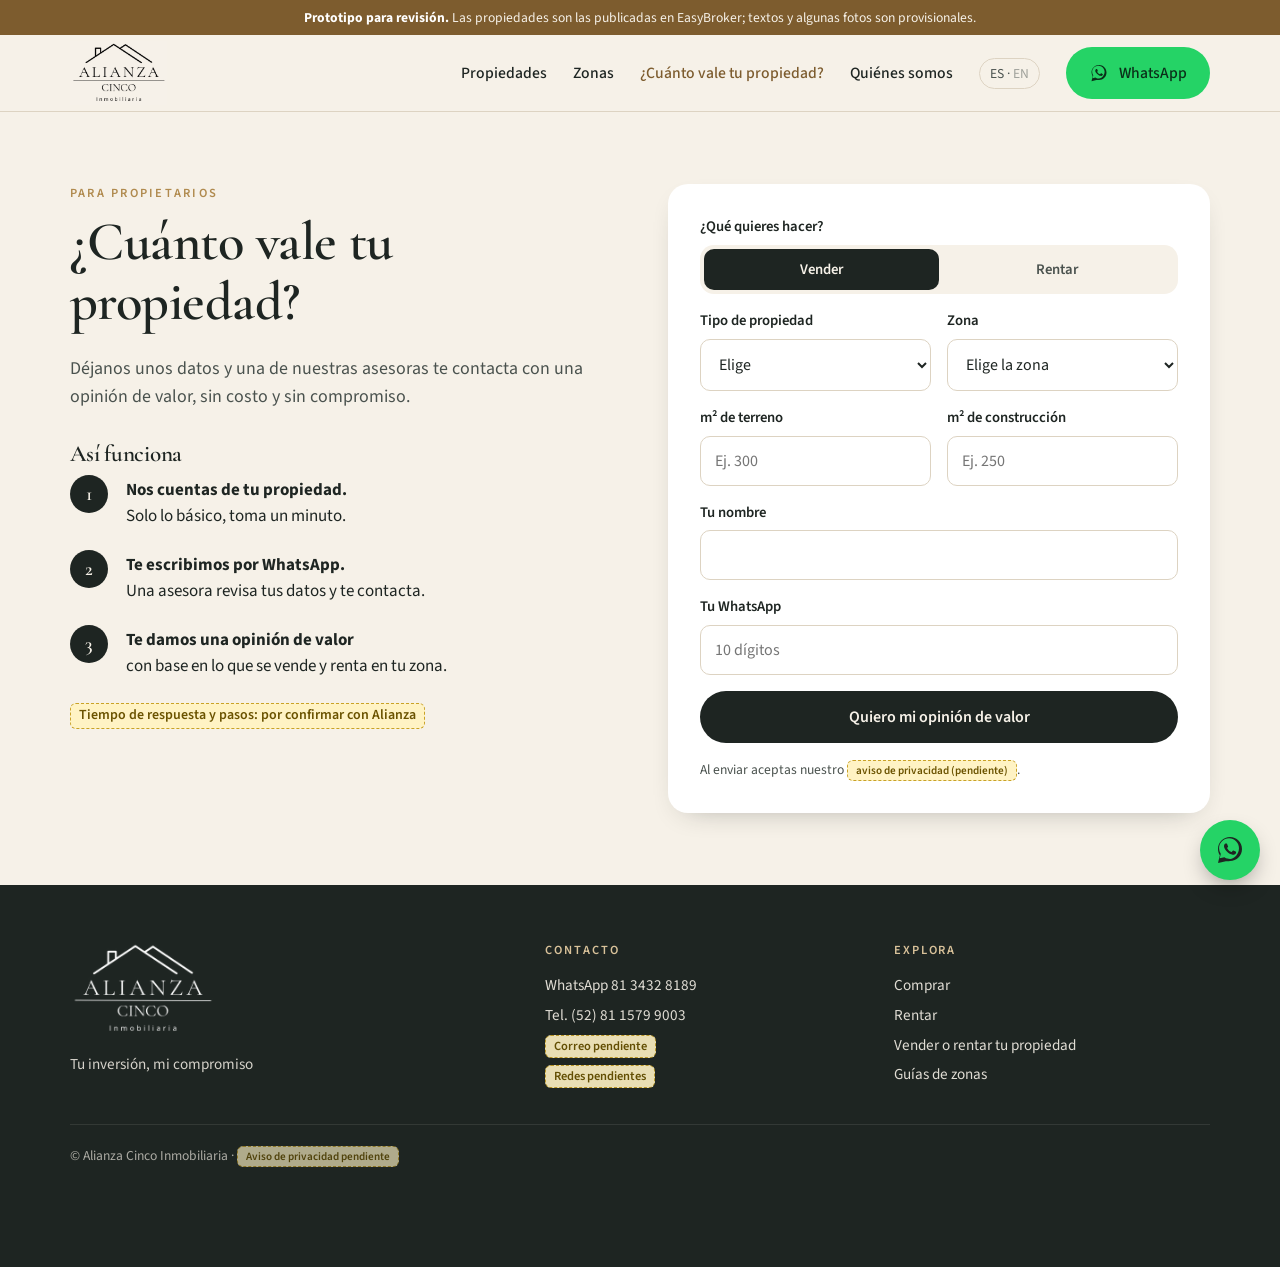
<file: cuanto-vale.html>
<!doctype html>
<html lang="es">
<head>
  <meta charset="utf-8">
  <meta name="viewport" content="width=device-width, initial-scale=1">
  <title>¿Cuánto vale tu propiedad? · Alianza Cinco (prototipo)</title>
  <meta name="robots" content="noindex">
  <link rel="icon" href="assets/logo.jpg">
  <link rel="preconnect" href="https://fonts.googleapis.com">
  <link rel="preconnect" href="https://fonts.gstatic.com" crossorigin>
  <link href="https://fonts.googleapis.com/css2?family=Cormorant+Garamond:ital,wght@0,500;0,600;1,500&family=Source+Sans+3:wght@400;500;600;700&display=swap" rel="stylesheet">
  <link rel="stylesheet" href="assets/styles.css?v=4">
</head>
<body data-pagina="cuanto-vale">
<main class="seccion">
  <div class="contenedor dos-columnas">
    <div>
      <span class="eyebrow">Para propietarios</span>
      <h1 style="font-size:clamp(2.3rem,5vw,3.4rem)">¿Cuánto vale tu propiedad?</h1>
      <p style="font-size:1.12rem;color:var(--tinta-2)">Déjanos unos datos y una de nuestras asesoras te contacta con una opinión de valor, sin costo y sin compromiso.</p>
      <h3 style="margin-top:32px">Así funciona</h3>
      <ol class="pasos">
        <li><strong>Nos cuentas de tu propiedad.</strong><br>Solo lo básico, toma un minuto.</li>
        <li><strong>Te escribimos por WhatsApp.</strong><br>Una asesora revisa tus datos y te contacta.</li>
        <li><strong>Te damos una opinión de valor</strong><br>con base en lo que se vende y renta en tu zona.</li>
      </ol>
      <p><span class="pendiente">Tiempo de respuesta y pasos: por confirmar con Alianza</span></p>
    </div>

    <div class="caja-blanca">
      <form class="formulario" id="form-valor">
        <div>
          <label>¿Qué quieres hacer?</label>
          <div class="pildoras" style="display:flex">
            <input type="radio" name="quiere" id="q-vender" value="vender" checked><label for="q-vender" style="flex:1;text-align:center;margin:0">Vender</label>
            <input type="radio" name="quiere" id="q-rentar" value="rentar"><label for="q-rentar" style="flex:1;text-align:center;margin:0">Rentar</label>
          </div>
        </div>
        <div class="doble">
          <div><label for="cv-tipo">Tipo de propiedad</label>
            <select id="cv-tipo" required><option value="">Elige</option><option>Casa</option><option>Departamento</option><option>Terreno</option><option>Quinta</option><option>Oficina o local</option></select></div>
          <div><label for="cv-zona">Zona</label><select id="cv-zona" required></select></div>
        </div>
        <div class="doble">
          <div><label for="cv-terreno">m² de terreno</label><input id="cv-terreno" inputmode="numeric" placeholder="Ej. 300"></div>
          <div><label for="cv-const">m² de construcción</label><input id="cv-const" inputmode="numeric" placeholder="Ej. 250"></div>
        </div>
        <div><label for="cv-nombre">Tu nombre</label><input id="cv-nombre" required autocomplete="name"></div>
        <div><label for="cv-wa">Tu WhatsApp</label><input id="cv-wa" required inputmode="tel" autocomplete="tel" placeholder="10 dígitos"></div>
        <button class="btn btn--tinta btn--bloque" type="submit">Quiero mi opinión de valor</button>
        <p style="font-size:.85rem;color:var(--tinta-2);margin:0">Al enviar aceptas nuestro <span class="pendiente">aviso de privacidad (pendiente)</span>.</p>
      </form>
      <div class="confirmacion" id="confirmacion">
        <h3>¡Gracias! Te escribimos pronto</h3>
        <p style="margin:0">En el prototipo no se envía nada. En la versión final estos datos llegan al sistema como
          propietario interesado y Alianza recibe el aviso al momento.</p>
      </div>
    </div>
  </div>
</main>
<script src="assets/data.js?v=4"></script>
<script src="assets/app.js?v=4"></script>
</body>
</html>
</file>
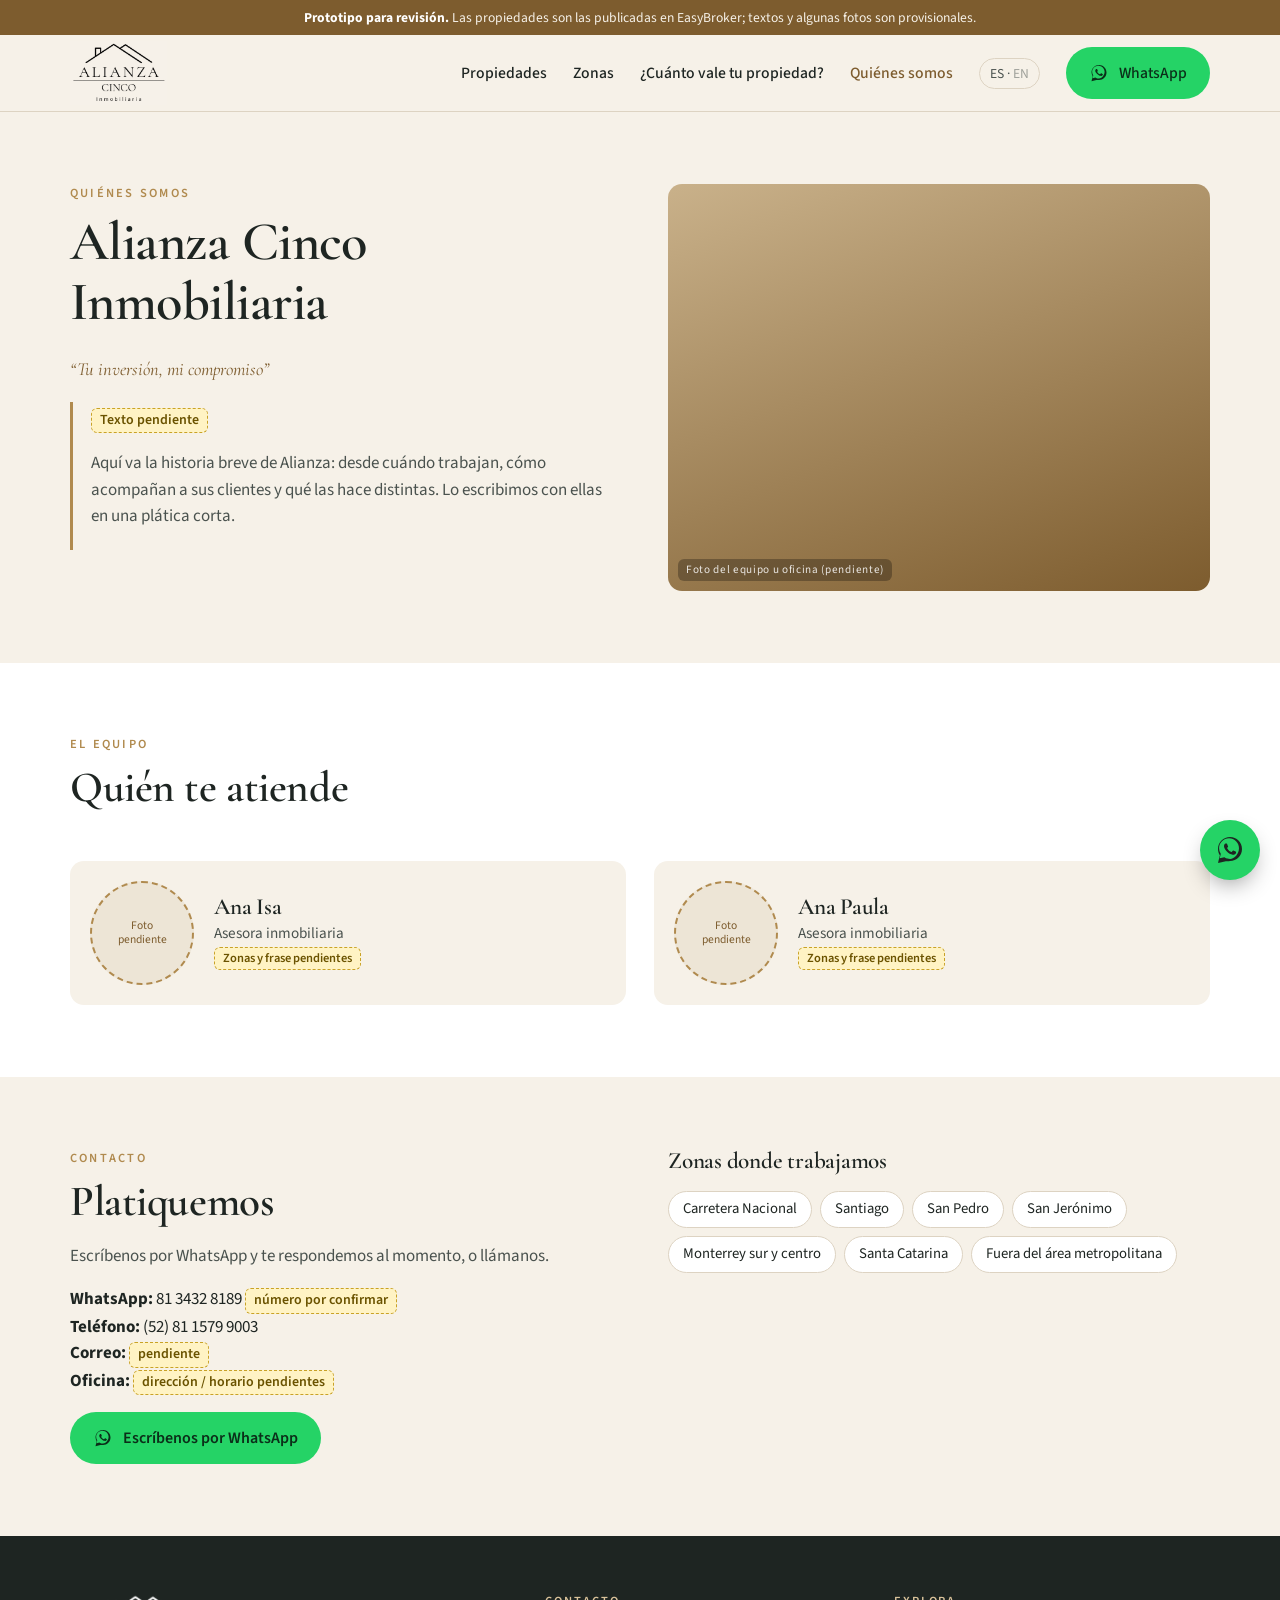
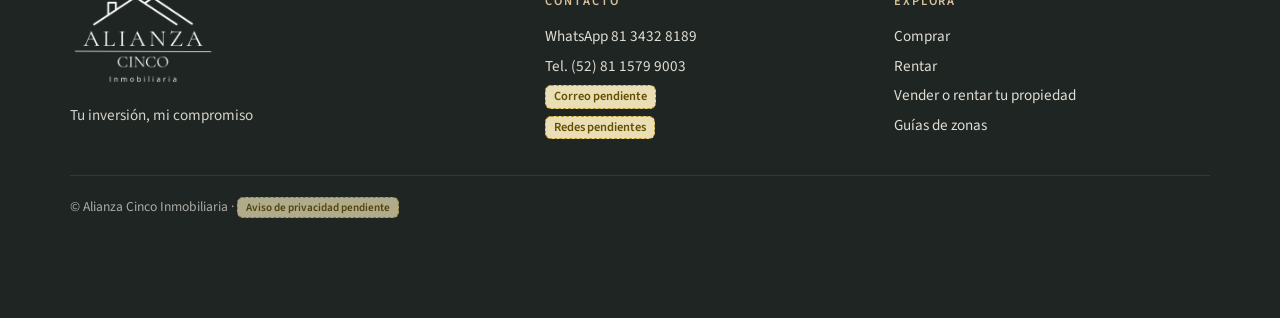
<file: nosotros.html>
<!doctype html>
<html lang="es">
<head>
  <meta charset="utf-8">
  <meta name="viewport" content="width=device-width, initial-scale=1">
  <title>Quiénes somos · Alianza Cinco (prototipo)</title>
  <meta name="robots" content="noindex">
  <link rel="icon" href="assets/logo.jpg">
  <link rel="preconnect" href="https://fonts.googleapis.com">
  <link rel="preconnect" href="https://fonts.gstatic.com" crossorigin>
  <link href="https://fonts.googleapis.com/css2?family=Cormorant+Garamond:ital,wght@0,500;0,600;1,500&family=Source+Sans+3:wght@400;500;600;700&display=swap" rel="stylesheet">
  <link rel="stylesheet" href="assets/styles.css?v=4">
</head>
<body data-pagina="nosotros">
<main>
  <section class="seccion">
    <div class="contenedor dos-columnas">
      <div>
        <span class="eyebrow">Quiénes somos</span>
        <h1 style="font-size:clamp(2.3rem,5vw,3.4rem)">Alianza Cinco Inmobiliaria</h1>
        <p style="font-size:1.15rem;font-family:var(--serif);font-style:italic;color:var(--cafe)">“Tu inversión, mi compromiso”</p>
        <div class="texto-pendiente">
          <p><span class="pendiente">Texto pendiente</span></p>
          <p>Aquí va la historia breve de Alianza: desde cuándo trabajan, cómo acompañan a sus clientes y qué las hace
            distintas. Lo escribimos con ellas en una plática corta.</p>
        </div>
      </div>
      <div class="foto-relleno tono-1" style="aspect-ratio:4/3;border-radius:14px">
        <span class="leyenda">Foto del equipo u oficina (pendiente)</span>
      </div>
    </div>
  </section>

  <section class="seccion seccion--clara">
    <div class="contenedor">
      <div class="encabezado-seccion"><div><span class="eyebrow">El equipo</span><h2>Quién te atiende</h2></div></div>
      <div class="equipo">
        <div class="asesora"><div class="asesora-foto">Foto<br>pendiente</div>
          <div><h3>Ana Isa</h3><p>Asesora inmobiliaria</p><p><span class="pendiente">Zonas y frase pendientes</span></p></div></div>
        <div class="asesora"><div class="asesora-foto">Foto<br>pendiente</div>
          <div><h3>Ana Paula</h3><p>Asesora inmobiliaria</p><p><span class="pendiente">Zonas y frase pendientes</span></p></div></div>
      </div>
    </div>
  </section>

  <section class="seccion">
    <div class="contenedor dos-columnas">
      <div>
        <span class="eyebrow">Contacto</span>
        <h2>Platiquemos</h2>
        <p style="color:var(--tinta-2)">Escríbenos por WhatsApp y te respondemos al momento, o llámanos.</p>
        <p><strong>WhatsApp:</strong> <span id="wa-num"></span> <span class="pendiente">número por confirmar</span><br>
          <strong>Teléfono:</strong> (52) 81 1579 9003<br>
          <strong>Correo:</strong> <span class="pendiente">pendiente</span><br>
          <strong>Oficina:</strong> <span class="pendiente">dirección / horario pendientes</span></p>
        <a class="btn btn--wa" id="wa-btn" target="_blank" rel="noopener">Escríbenos por WhatsApp</a>
      </div>
      <div>
        <h3>Zonas donde trabajamos</h3>
        <ul class="amenidades" id="zonas-trabajo"></ul>
      </div>
    </div>
  </section>
</main>
<script src="assets/data.js?v=4"></script>
<script src="assets/app.js?v=4"></script>
<script>
  document.addEventListener("DOMContentLoaded", () => {
    document.getElementById("wa-num").textContent = CONFIG.whatsappVisible;
    const b = document.getElementById("wa-btn");
    b.href = ALIANZA.waLink("Hola, vi la página de Alianza Cinco y me gustaría más información.");
    b.insertAdjacentHTML("afterbegin", ALIANZA.ICONO_WA);
  });
</script>
</body>
</html>
</file>
<file: assets/styles.css>
/* Prototipo Alianza Cinco — colores tomados de las presentaciones (por confirmar con la marca real) */
:root {
  --hueso: #F6F1E8;
  --hueso-2: #EDE5D6;
  --tinta: #1E2522;
  --tinta-2: #4A524E;
  --dorado: #B08A4E;
  --dorado-claro: #D9C29A;
  --cafe: #7D5C2E;
  --blanco: #FFFFFF;
  --linea: #DDD3C2;
  --wa: #25D366;
  --wa-osc: #128C4A;
  --radio: 14px;
  --sombra: 0 10px 30px -18px rgba(30, 37, 34, .45);
  --ancho: 1180px;
  --serif: "Cormorant Garamond", Georgia, serif;
  --sans: "Source Sans 3", system-ui, -apple-system, "Segoe UI", sans-serif;
}

* { box-sizing: border-box; }
html { scroll-behavior: smooth; }
body {
  margin: 0;
  background: var(--hueso);
  color: var(--tinta);
  font-family: var(--sans);
  font-size: 17px;
  line-height: 1.55;
  -webkit-font-smoothing: antialiased;
}
img { max-width: 100%; display: block; }
a { color: inherit; }
h1, h2, h3 { font-family: var(--serif); font-weight: 600; line-height: 1.1; margin: 0 0 .4em; letter-spacing: -.01em; }
h1 { font-size: clamp(2.4rem, 6vw, 4.2rem); }
h2 { font-size: clamp(1.9rem, 4vw, 2.7rem); }
h3 { font-size: 1.45rem; }
p { margin: 0 0 1em; }

.contenedor { width: 100%; max-width: var(--ancho); margin: 0 auto; padding: 0 20px; }
.seccion { padding-block: 72px; }
.seccion--clara { background: var(--blanco); }
.seccion--tinta { background: var(--tinta); color: var(--hueso); }
.eyebrow {
  font-size: .78rem; letter-spacing: .18em; text-transform: uppercase;
  color: var(--dorado); font-weight: 600; margin-bottom: .8em; display: block;
}
.encabezado-seccion { display: flex; justify-content: space-between; align-items: end; gap: 20px; margin-bottom: 32px; flex-wrap: wrap; }
.encabezado-seccion p { color: var(--tinta-2); max-width: 520px; margin: 0; }

/* Aviso de prototipo */
.aviso-prototipo {
  background: var(--cafe); color: var(--hueso); text-align: center;
  font-size: .85rem; padding: 7px 16px;
}
.aviso-prototipo strong { color: #fff; }

/* Pendiente: marca de dato que falta */
.pendiente {
  display: inline-block; background: #FFF3C4; color: #6B5300; border: 1px dashed #C9A227;
  border-radius: 6px; padding: 1px 8px; font-size: .82em; font-family: var(--sans); font-weight: 600;
}

/* Botones */
.btn {
  display: inline-flex; align-items: center; justify-content: center; gap: 10px;
  padding: 14px 22px; border-radius: 999px; border: 1px solid transparent;
  font: 600 1rem var(--sans); text-decoration: none; cursor: pointer;
  transition: transform .15s ease, background .15s ease;
}
.btn:hover { transform: translateY(-1px); }
.btn--tinta { background: var(--tinta); color: var(--hueso); }
.btn--dorado { background: var(--dorado); color: #fff; }
.btn--borde { border-color: var(--tinta); color: var(--tinta); background: transparent; }
.btn--borde-claro { border-color: var(--hueso); color: var(--hueso); background: transparent; }
.btn--wa { background: var(--wa); color: #0B2E19; }
.btn--wa:hover { background: #2fe072; }
.btn--bloque { width: 100%; }
.btn svg { width: 20px; height: 20px; flex: none; }

/* Encabezado */
.cabecera {
  position: sticky; top: 0; z-index: 1100;
  background: rgba(246, 241, 232, .94); backdrop-filter: blur(8px);
  border-bottom: 1px solid var(--linea);
}
.cabecera .contenedor { display: flex; align-items: center; justify-content: space-between; height: 72px; gap: 16px; }
.logo { display: flex; align-items: center; gap: 10px; text-decoration: none; }
.logo-marca {
  width: 40px; height: 40px; border-radius: 50%; border: 1.5px solid var(--dorado);
  display: grid; place-items: center; font: 600 1.3rem var(--serif); color: var(--dorado);
}
.logo-texto { font: 600 1.35rem var(--serif); line-height: 1; }
.logo-texto small { display: block; font: 500 .62rem var(--sans); letter-spacing: .22em; text-transform: uppercase; color: var(--tinta-2); margin-top: 3px; }
.menu { display: flex; gap: 26px; align-items: center; }
.menu a { text-decoration: none; font-weight: 500; font-size: .98rem; }
.menu a:hover, .menu a[aria-current="page"] { color: var(--cafe); }
.idioma { font-size: .85rem; border: 1px solid var(--linea); border-radius: 999px; padding: 4px 10px; color: var(--tinta-2); }
.boton-menu { display: none; background: none; border: 0; padding: 8px; cursor: pointer; }
.boton-menu span { display: block; width: 24px; height: 2px; background: var(--tinta); margin: 5px 0; }

@media (max-width: 900px) {
  .boton-menu { display: block; }
  .menu {
    position: fixed; inset: 72px 0 auto 0; background: var(--hueso); flex-direction: column; align-items: stretch;
    gap: 0; padding: 8px 20px 20px; border-bottom: 1px solid var(--linea); display: none;
  }
  .menu.abierto { display: flex; }
  .menu a { padding: 14px 0; border-bottom: 1px solid var(--linea); font-size: 1.1rem; }
  .menu .btn { margin-top: 14px; }
  .menu .idioma { align-self: start; margin-top: 14px; }
}

/* Portada */
.hero { position: relative; color: var(--hueso); background: var(--tinta); overflow: hidden; }
.hero-fondo { position: absolute; inset: 0; }
.hero-fondo svg { width: 100%; height: 100%; }
.hero .contenedor { position: relative; padding-top: 96px; padding-bottom: 64px; }
.hero h1 { max-width: 760px; }
.hero h1 em { font-style: italic; color: var(--dorado-claro); }
.hero-sub { font-size: 1.15rem; max-width: 560px; opacity: .9; margin-bottom: 36px; }
.foto-pendiente-tag {
  position: absolute; right: 16px; bottom: 14px; font-size: .75rem; opacity: .75;
  border: 1px dashed currentColor; border-radius: 6px; padding: 3px 8px;
}

.buscador {
  background: var(--blanco); color: var(--tinta); border-radius: 20px; padding: 10px;
  display: grid; grid-template-columns: auto 1fr 1fr 1fr auto; gap: 6px; box-shadow: var(--sombra); max-width: 980px;
}
.buscador .campo { padding: 8px 14px; border-right: 1px solid var(--linea); display: flex; flex-direction: column; }
.buscador .campo:nth-last-child(2) { border-right: 0; }
.buscador label { font-size: .72rem; text-transform: uppercase; letter-spacing: .12em; color: var(--tinta-2); font-weight: 600; }
.buscador select { border: 0; background: transparent; font: 500 1.02rem var(--sans); color: var(--tinta); padding: 4px 0; outline: none; width: 100%; }
.pildoras { display: flex; background: var(--hueso); border-radius: 14px; padding: 4px; align-self: center; }
.pildoras input { position: absolute; opacity: 0; pointer-events: none; }
.pildoras label {
  padding: 10px 16px; border-radius: 10px; cursor: pointer; font: 600 .95rem var(--sans);
  text-transform: none; letter-spacing: 0; color: var(--tinta-2);
}
.pildoras input:checked + label { background: var(--tinta); color: var(--hueso); }
.buscador .btn { border-radius: 14px; }

@media (max-width: 900px) {
  .buscador { grid-template-columns: 1fr 1fr; padding: 12px; }
  .buscador .pildoras { grid-column: 1 / -1; }
  .pildoras label { flex: 1; text-align: center; }
  .buscador .campo { border-right: 0; border-bottom: 1px solid var(--linea); }
  .buscador .campo:nth-child(4) { grid-column: 1 / -1; }
  .buscador .btn { grid-column: 1 / -1; margin-top: 6px; }
  .hero .contenedor { padding-top: 56px; }
}

/* Tarjetas de propiedad */
.rejilla { display: grid; grid-template-columns: repeat(auto-fill, minmax(300px, 1fr)); gap: 26px; }
.tarjeta {
  background: var(--blanco); border-radius: var(--radio); overflow: hidden; text-decoration: none;
  box-shadow: var(--sombra); display: flex; flex-direction: column; transition: transform .2s ease;
}
.tarjeta:hover { transform: translateY(-3px); }
.tarjeta-foto { position: relative; aspect-ratio: 4 / 3; }
.tarjeta-foto .etiqueta {
  position: absolute; top: 12px; left: 12px; background: var(--hueso); color: var(--tinta);
  font-size: .75rem; font-weight: 700; padding: 4px 10px; border-radius: 999px; letter-spacing: .04em; text-transform: uppercase;
}
.tarjeta-cuerpo { padding: 18px 20px 20px; display: flex; flex-direction: column; gap: 6px; flex: 1; }
.tarjeta-precio { font: 600 1.6rem var(--serif); }
.tarjeta-precio small { font: 500 .85rem var(--sans); color: var(--tinta-2); }
.tarjeta-titulo { font-weight: 600; }
.tarjeta-zona { color: var(--tinta-2); font-size: .95rem; }
.tarjeta-datos { display: flex; gap: 14px; flex-wrap: wrap; color: var(--tinta-2); font-size: .9rem; margin-top: auto; padding-top: 12px; border-top: 1px solid var(--linea); }
.tarjeta-clave { font-size: .78rem; color: var(--dorado); font-weight: 700; letter-spacing: .06em; }

/* Imagen de relleno (sustituye fotos reales) */
.foto-relleno {
  width: 100%; height: 100%; display: grid; place-items: center; position: relative; overflow: hidden;
  color: rgba(255, 255, 255, .85);
}
.foto-relleno svg.silueta { position: absolute; inset: auto 0 0 0; width: 100%; height: 55%; }
.foto-relleno .leyenda {
  position: absolute; bottom: 10px; left: 10px; font-size: .7rem; letter-spacing: .06em;
  background: rgba(0, 0, 0, .28); padding: 2px 8px; border-radius: 6px;
}
.tono-1 { background: linear-gradient(160deg, #C9B18A, #7D5C2E); }
.tono-2 { background: linear-gradient(160deg, #A9B4A6, #3E4B44); }
.tono-3 { background: linear-gradient(160deg, #D8C7AE, #9C7A4C); }
.tono-4 { background: linear-gradient(160deg, #8FA0A8, #2F3C42); }
.tono-5 { background: linear-gradient(160deg, #CBB79B, #5F5A48); }
.tono-6 { background: linear-gradient(160deg, #B7A58C, #4B3B27); }

/* Zonas */
.zonas { display: grid; grid-template-columns: repeat(auto-fill, minmax(240px, 1fr)); gap: 18px; }
.zona-tarjeta {
  position: relative; aspect-ratio: 4 / 5; border-radius: var(--radio); overflow: hidden; text-decoration: none; color: #fff;
  display: flex; align-items: end;
}
.zona-tarjeta .foto-relleno { position: absolute; inset: 0; }
.zona-tarjeta::after { content: ""; position: absolute; inset: 0; background: linear-gradient(transparent 40%, rgba(20, 25, 23, .78)); }
.zona-tarjeta div.texto { position: relative; z-index: 1; padding: 20px; }
.zona-tarjeta h3 { margin: 0; font-size: 1.7rem; }
.zona-tarjeta span { font-size: .9rem; opacity: .9; }

/* Bloque vender */
.vender { display: grid; grid-template-columns: 1.1fr 1fr; gap: 48px; align-items: center; }
.vender ul { list-style: none; padding: 0; margin: 0 0 28px; }
.vender li { padding: 10px 0 10px 34px; position: relative; border-bottom: 1px solid rgba(246, 241, 232, .15); }
.vender li::before { content: "✓"; position: absolute; left: 0; color: var(--dorado-claro); font-weight: 700; }
.vender-tarjeta { background: var(--hueso); color: var(--tinta); border-radius: 20px; padding: 32px; }
@media (max-width: 900px) { .vender { grid-template-columns: 1fr; gap: 32px; } }

/* Equipo */
.equipo { display: grid; grid-template-columns: repeat(auto-fit, minmax(260px, 1fr)); gap: 28px; }
.asesora { display: flex; gap: 20px; align-items: center; background: var(--hueso); border-radius: var(--radio); padding: 20px; }
.asesora-foto {
  width: 104px; height: 104px; border-radius: 50%; flex: none; display: grid; place-items: center;
  background: var(--hueso-2); border: 2px dashed var(--dorado); color: var(--cafe); font-size: .72rem; text-align: center; line-height: 1.2;
}
.asesora h3 { margin-bottom: 2px; }
.asesora p { margin: 0; color: var(--tinta-2); font-size: .95rem; }

/* Reseñas */
.resenas { display: grid; grid-template-columns: repeat(auto-fit, minmax(260px, 1fr)); gap: 20px; }
.resena { border: 1px dashed var(--dorado); border-radius: var(--radio); padding: 24px; color: var(--tinta-2); }
.resena .estrellas { color: var(--dorado); letter-spacing: 3px; margin-bottom: 8px; }

/* Pie */
.pie { background: var(--tinta); color: var(--hueso); padding: 56px 0 100px; font-size: .95rem; }
.pie .contenedor { display: grid; grid-template-columns: 1.4fr 1fr 1fr; gap: 32px; }
.pie h4 { font: 600 .78rem var(--sans); letter-spacing: .16em; text-transform: uppercase; color: var(--dorado-claro); margin: 0 0 12px; }
.pie a { text-decoration: none; display: block; padding: 3px 0; opacity: .9; }
.pie .logo-texto small { color: rgba(246, 241, 232, .7); }
.pie-legal { grid-column: 1 / -1; border-top: 1px solid rgba(246, 241, 232, .15); padding-top: 20px; opacity: .65; font-size: .85rem; }
@media (max-width: 760px) { .pie .contenedor { grid-template-columns: 1fr; } }

/* WhatsApp flotante */
.wa-flotante {
  position: fixed; right: 20px; bottom: 20px; z-index: 1101; width: 60px; height: 60px; border-radius: 50%;
  background: var(--wa); display: grid; place-items: center; box-shadow: 0 10px 24px -8px rgba(0, 0, 0, .45);
}
.wa-flotante svg { width: 32px; height: 32px; fill: #fff; }

/* Listado */
.pagina-titulo { padding-block: 48px 24px; }
.listado { display: grid; grid-template-columns: 280px 1fr; gap: 32px; padding-bottom: 72px; }
.filtros { background: var(--blanco); border-radius: var(--radio); padding: 22px; align-self: start; position: sticky; top: 92px; z-index: 5; box-shadow: var(--sombra); }
.filtros h3 { font-size: 1.3rem; }
.filtros label { display: block; font-size: .78rem; letter-spacing: .1em; text-transform: uppercase; font-weight: 600; color: var(--tinta-2); margin: 16px 0 6px; }
.filtros select { width: 100%; padding: 10px 12px; border-radius: 10px; border: 1px solid var(--linea); background: var(--hueso); font: 500 1rem var(--sans); color: var(--tinta); }
.filtros .pildoras { display: flex; }
.filtros .pildoras label { margin: 0; flex: 1; text-align: center; font-size: .95rem; letter-spacing: 0; text-transform: none; }
.barra-listado { display: flex; justify-content: space-between; align-items: center; margin-bottom: 18px; gap: 12px; flex-wrap: wrap; }
.vista { display: flex; background: var(--blanco); border-radius: 999px; padding: 4px; }
.vista button { border: 0; background: none; padding: 8px 16px; border-radius: 999px; font: 600 .9rem var(--sans); cursor: pointer; color: var(--tinta-2); }
.vista button.activo { background: var(--tinta); color: var(--hueso); }
#mapa-listado { height: 560px; border-radius: var(--radio); overflow: hidden; display: none; }
.vacio { background: var(--blanco); border-radius: var(--radio); padding: 40px; text-align: center; color: var(--tinta-2); }
.boton-filtros { display: none; }
@media (max-width: 900px) {
  .listado { grid-template-columns: 1fr; }
  .filtros { position: static; display: none; }
  .filtros.abierto { display: block; }
  .boton-filtros { display: inline-flex; }
}

/* Ficha */
.migas { font-size: .9rem; color: var(--tinta-2); padding: 20px 0; }
.migas a { text-decoration: none; }
.ficha { display: grid; grid-template-columns: minmax(0, 1fr) 380px; gap: 40px; padding-bottom: 72px; }
.galeria { position: relative; border-radius: var(--radio); overflow: hidden; aspect-ratio: 16 / 10; background: var(--tinta); }
.galeria-pista { display: flex; height: 100%; overflow-x: auto; scroll-snap-type: x mandatory; scrollbar-width: none; }
.galeria-pista::-webkit-scrollbar { display: none; }
.galeria-pista > div { flex: 0 0 100%; scroll-snap-align: start; height: 100%; }
.galeria-flecha {
  position: absolute; top: 50%; transform: translateY(-50%); width: 44px; height: 44px; border-radius: 50%; border: 0;
  background: rgba(255, 255, 255, .92); cursor: pointer; font-size: 1.4rem; display: grid; place-items: center;
}
.galeria-flecha.izq { left: 14px; } .galeria-flecha.der { right: 14px; }
.galeria-contador { position: absolute; right: 14px; bottom: 14px; background: rgba(0, 0, 0, .55); color: #fff; padding: 4px 12px; border-radius: 999px; font-size: .85rem; }
.miniaturas { display: flex; gap: 8px; margin-top: 10px; overflow-x: auto; }
.miniaturas button { flex: 0 0 84px; height: 62px; border-radius: 8px; overflow: hidden; border: 2px solid transparent; padding: 0; cursor: pointer; }
.miniaturas button.activa { border-color: var(--tinta); }
.ficha h1 { font-size: clamp(2rem, 4vw, 2.8rem); margin-top: 24px; }
.ficha-zona { color: var(--tinta-2); margin-bottom: 20px; }
.datos-clave { display: grid; grid-template-columns: repeat(auto-fill, minmax(130px, 1fr)); gap: 10px; margin: 24px 0 32px; }
.datos-clave div { background: var(--blanco); padding: 16px; border-radius: 12px; border: 1px solid var(--linea); }
.datos-clave span { display: block; font-size: .78rem; text-transform: uppercase; letter-spacing: .1em; color: var(--tinta-2); }
.datos-clave strong { font: 600 1.5rem var(--serif); }
.amenidades { display: flex; flex-wrap: wrap; gap: 8px; list-style: none; padding: 0; }
.amenidades li { background: var(--blanco); border: 1px solid var(--linea); border-radius: 999px; padding: 6px 14px; font-size: .92rem; }
#mapa-ficha { height: 320px; border-radius: var(--radio); overflow: hidden; margin-bottom: 8px; }
.nota-mapa { font-size: .9rem; color: var(--tinta-2); }
.panel-contacto { position: sticky; top: 92px; align-self: start; background: var(--blanco); border-radius: 20px; padding: 26px; box-shadow: var(--sombra); display: flex; flex-direction: column; gap: 12px; }
.panel-contacto .etiqueta-op { align-self: start; background: var(--tinta); color: var(--hueso); font-size: .78rem; font-weight: 700; text-transform: uppercase; letter-spacing: .08em; padding: 4px 12px; border-radius: 999px; }
.panel-precio { font: 600 2.3rem var(--serif); line-height: 1; }
.panel-precio small { font: 500 .95rem var(--sans); color: var(--tinta-2); }
.panel-clave { color: var(--tinta-2); font-size: .9rem; margin-bottom: 6px; }
.panel-asesora { display: flex; gap: 12px; align-items: center; border-top: 1px solid var(--linea); padding-top: 16px; margin-top: 6px; }
.panel-asesora .asesora-foto { width: 56px; height: 56px; font-size: .55rem; }
.panel-asesora small { color: var(--tinta-2); display: block; }
.compartir { text-align: center; font-size: .92rem; color: var(--tinta-2); border-top: 1px solid var(--linea); padding-top: 14px; }
.compartir a { color: var(--wa-osc); font-weight: 600; }
.bloque-ficha { margin-bottom: 36px; }
.bloque-ficha h2 { font-size: 1.8rem; }
.panel-movil { display: none; }
@media (max-width: 960px) {
  .ficha { grid-template-columns: 1fr; gap: 0; }
  .galeria { margin: 0 -20px; border-radius: 0; aspect-ratio: 4 / 3; }
  .miniaturas { display: none; }
  .ficha-columna-panel { grid-row: auto !important; }
  .panel-contacto { position: static; box-shadow: none; padding: 20px 0 0; background: transparent; }
  .ficha h1 { margin-top: 12px; }
  /* barra fija abajo en celular */
  .panel-movil {
    display: flex; gap: 10px; position: fixed; left: 0; right: 0; bottom: 0; z-index: 1101;
    background: var(--blanco); padding: 10px 16px calc(10px + env(safe-area-inset-bottom)); box-shadow: 0 -6px 20px -12px rgba(0, 0, 0, .35);
  }
  .panel-movil .btn { flex: 1; padding: 12px 10px; font-size: .95rem; }
  body.con-panel .wa-flotante { display: none; }
}

/* Formularios */
.formulario { display: grid; gap: 16px; }
.formulario .doble { display: grid; grid-template-columns: 1fr 1fr; gap: 16px; }
.formulario label { display: block; font-weight: 600; font-size: .92rem; margin-bottom: 6px; }
.formulario input, .formulario select, .formulario textarea {
  width: 100%; padding: 13px 14px; border-radius: 10px; border: 1px solid var(--linea); background: var(--blanco);
  font: 400 1rem var(--sans); color: var(--tinta);
}
.formulario input:focus, .formulario select:focus, .formulario textarea:focus { outline: 2px solid var(--dorado); border-color: transparent; }
@media (max-width: 600px) { .formulario .doble { grid-template-columns: 1fr; } }
.confirmacion { display: none; background: #E8F3EA; border: 1px solid #9CCBA6; border-radius: var(--radio); padding: 22px; }

.dos-columnas { display: grid; grid-template-columns: 1fr 1fr; gap: 56px; align-items: start; }
@media (max-width: 900px) { .dos-columnas { grid-template-columns: 1fr; gap: 32px; } }
.pasos { counter-reset: paso; list-style: none; padding: 0; margin: 0; }
.pasos li { counter-increment: paso; padding: 0 0 22px 56px; position: relative; }
.pasos li::before {
  content: counter(paso); position: absolute; left: 0; top: -2px; width: 38px; height: 38px; border-radius: 50%;
  background: var(--tinta); color: var(--hueso); display: grid; place-items: center; font: 600 1.2rem var(--serif);
}
.caja-blanca { background: var(--blanco); border-radius: 20px; padding: 32px; box-shadow: var(--sombra); }
@media (max-width: 600px) { .caja-blanca { padding: 22px; } .seccion { padding-block: 52px; } .zona-tarjeta { aspect-ratio: 4 / 3; } }

.zona-hero { position: relative; color: #fff; min-height: 340px; display: flex; align-items: end; }
.zona-hero .foto-relleno { position: absolute; inset: 0; }
.zona-hero::after { content: ""; position: absolute; inset: 0; background: linear-gradient(rgba(20, 25, 23, .35), rgba(20, 25, 23, .85)); }
.zona-hero .contenedor { position: relative; z-index: 1; padding-bottom: 40px; padding-top: 80px; }
.texto-pendiente { border-left: 3px solid var(--dorado); padding: 4px 0 4px 18px; color: var(--tinta-2); }

/* Etiquetas del mapa simplificado */
.leaflet-tooltip.etiqueta-zona { background: transparent; border: 0; box-shadow: none; font: 600 .78rem var(--sans); color: var(--cafe); }
.leaflet-tooltip.etiqueta-zona::before { display: none; }

/* Fotos reales de EasyBroker */
.tarjeta-foto { background: var(--hueso-2); overflow: hidden; }
.tarjeta-foto img, .zona-tarjeta img, .miniaturas img { width: 100%; height: 100%; object-fit: cover; }
.tarjeta:hover .tarjeta-foto img { transform: scale(1.03); }
.tarjeta-foto img { transition: transform .4s ease; }
.num-fotos { position: absolute; right: 12px; bottom: 12px; background: rgba(0,0,0,.55); color: #fff; font-size: .75rem; padding: 3px 9px; border-radius: 999px; }
.zona-tarjeta img { position: absolute; inset: 0; }
.galeria-pista img { width: 100%; height: 100%; object-fit: contain; }
.hero-foto, .zona-hero-foto { position: absolute; inset: 0; width: 100%; height: 100%; object-fit: cover; }
.hero-fondo::after { content: ""; position: absolute; inset: 0; background: linear-gradient(100deg, rgba(20,25,23,.88) 0%, rgba(20,25,23,.6) 55%, rgba(20,25,23,.35) 100%); }
.hero-fondo svg { display: none; }
.foto-pendiente-tag { z-index: 1; }
.zona-hero { background: var(--tinta); }
.descripcion { white-space: pre-line; color: var(--tinta-2); }
.panel-asesora .asesora-foto { border-style: solid; font: 600 1.1rem var(--serif); }

.ficha > * { min-width: 0; }
.galeria-pista > div { background: #111 center / contain no-repeat; }

/* Logo real (JPG blanco sobre negro): se "recorta" el fondo con modos de mezcla */
.logo-img { display: block; height: 64px; width: auto; }
.logo-img--oscuro { filter: invert(1); mix-blend-mode: multiply; }   /* sobre fondo claro: logo oscuro */
.logo-img--claro { mix-blend-mode: screen; height: 96px; }             /* sobre fondo oscuro: logo blanco */
.cabecera .contenedor { height: 76px; }
@media (max-width: 900px) { .menu { inset: 76px 0 auto 0; } .logo-img { height: 52px; } }
.panel-asesora .asesora-foto { overflow: hidden; background: var(--blanco); }
</file>
